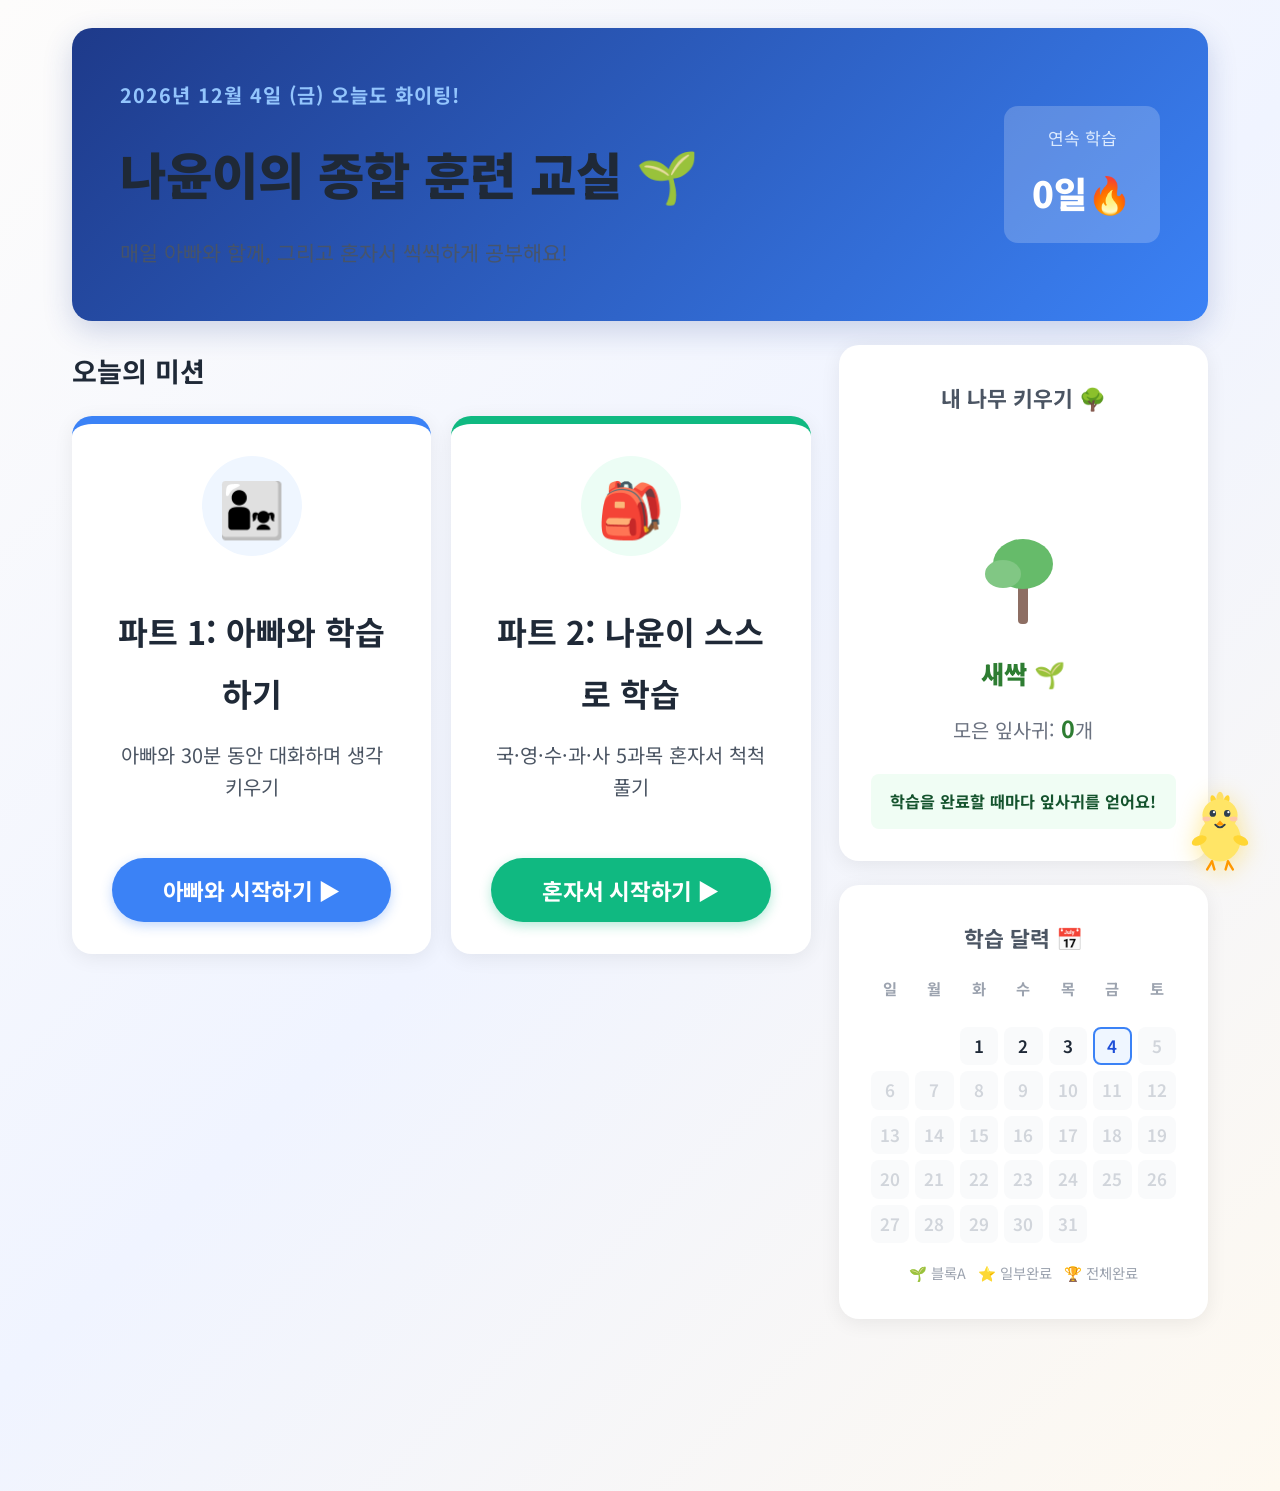
<file: index.html>
<!DOCTYPE html>
<html lang="ko">
<head>
  <meta charset="UTF-8">
  <meta name="viewport" content="width=device-width, initial-scale=1.0">
  <title>스마트 케어 종합 교실 🌱</title>
  <link rel="stylesheet" href="assets/css/base.css">
  <style>
    /* ─── 상단 히어로 영역 ─── */
    .hero-section {
      background: linear-gradient(135deg, #1E3A8A, #3B82F6);
      border-radius: var(--radius-lg);
      padding: 48px;
      color: white;
      display: flex;
      justify-content: space-between;
      align-items: center;
      margin-bottom: 24px;
      box-shadow: 0 10px 30px rgba(30, 58, 138, 0.2);
    }
    .hero-content h1 { font-size: 2.8rem; margin-bottom: 12px; }
    .hero-content p { font-size: 1.15rem; opacity: 0.9; }

    /* ─── 학습 블록 카드 (가로형) ─── */
    .block-card {
      background: white;
      border-radius: var(--radius-lg);
      padding: 32px 40px;
      display: flex;
      align-items: center;
      gap: 32px;
      margin-bottom: 24px;
      box-shadow: var(--shadow);
      border-top: 8px solid; /* left 대신 top으로 변경해서 독립성 강조 */
      flex-direction: column;
      text-align: center;
    }

    .block-a-card { border-top-color: #3B82F6; }
    .block-b-card { border-top-color: #10B981; }

    .block-icon-wrap {
      width: 100px;
      height: 100px;
      border-radius: 50%;
      display: flex;
      align-items: center;
      justify-content: center;
      font-size: 3rem;
      margin-bottom: 12px;
    }
    .block-a-card .block-icon-wrap { background: #EFF6FF; }
    .block-b-card .block-icon-wrap { background: #ECFDF5; }

    .block-info h2 { font-size: 1.8rem; color: var(--text-dark); margin-bottom: 16px; }
    .block-info p { font-size: 1.1rem; color: var(--text-mid); line-height: 1.6; margin-bottom: 24px; }
    
    .btn-large {
      padding: 16px 36px;
      font-size: 1.25rem;
      border-radius: 100px;
      font-weight: 700;
      cursor: pointer;
      border: none;
      transition: all 0.2s;
      width: 100%;
    }
    .btn-a { background: #3B82F6; color: white; box-shadow: 0 4px 12px rgba(59,130,246,0.3); }
    .btn-a:hover { background: #2563EB; transform: translateY(-2px); }
    
    .btn-b { background: #10B981; color: white; box-shadow: 0 4px 12px rgba(16,185,129,0.3); }
    .btn-b:hover { background: #059669; transform: translateY(-2px); }

    .btn-locked { background: #D1D5DB; color: #6B7280; cursor: not-allowed; box-shadow: none; }

    /* ─── 나무 & 달력 패널 ─── */
    .status-panel {
      background: white;
      border-radius: var(--radius-lg);
      padding: 32px;
      box-shadow: var(--shadow);
      text-align: center;
      margin-bottom: 24px;
    }

    .tree-stage {
      font-size: 1.4rem;
      font-weight: 900;
      color: #2E7D32;
      margin: 16px 0 8px;
    }
    .leaf-count { font-size: 1.1rem; color: #6B7280; margin-bottom: 24px; }

    .cal-grid {
      display: grid;
      grid-template-columns: repeat(7, 1fr);
      gap: 6px;
      margin-top: 16px;
    }
    .cal-header { font-size: 0.85rem; font-weight: 700; color: #9CA3AF; padding-bottom: 8px; }
    .cal-day {
      aspect-ratio: 1;
      display: flex;
      flex-direction: column;
      align-items: center;
      justify-content: center;
      border-radius: var(--radius-sm);
      background: #F9FAFB;
      font-size: 0.95rem;
      font-weight: 600;
      position: relative;
    }
    .cal-day.today { background: #EFF6FF; border: 2px solid #3B82F6; color: #1D4ED8; }
    .cal-day.future { color: #D1D5DB; }
    .cal-day .stamp { position: absolute; font-size: 1.3rem; z-index: 2; }
  </style>
</head>
<body>

<div class="page-wrap" style="max-width: 1200px;">

  <!-- 히어로 영역 -->
  <div class="hero-section">
    <div class="hero-content">
      <div id="today-date-label" style="font-size:1.1rem;font-weight:700;color:#93C5FD;margin-bottom:12px;text-transform:uppercase;letter-spacing:0.05em;"></div>
      <h1>나윤이의 종합 훈련 교실 🌱</h1>
      <p>매일 아빠와 함께, 그리고 혼자서 씩씩하게 공부해요!</p>
    </div>
    <div style="background:rgba(255,255,255,0.2);padding:16px 28px;border-radius:var(--radius-md);text-align:center;">
      <div style="font-size:0.95rem;color:#DBEAFE;margin-bottom:4px;">연속 학습</div>
      <div style="font-size:2rem;font-weight:900;"><span id="streak-num">0</span>일🔥</div>
    </div>
  </div>

  <div class="two-col" style="grid-template-columns: 2fr 1fr; align-items: start;">
    
    <!-- 왼쪽: 학습 블록들 -->
    <div>
      <h2 style="font-size:1.5rem;margin-bottom:20px;color:var(--text-dark);">오늘의 미션</h2>

      <div style="display:grid; grid-template-columns: 1fr 1fr; gap: 20px;">
        <!-- 블록 A -->
        <div class="block-card block-a-card">
          <div class="block-icon-wrap">👨‍👧</div>
          <div class="block-info">
            <h2>파트 1: 아빠와 학습하기</h2>
            <p>아빠와 30분 동안 대화하며 생각 키우기</p>
          </div>
          <button class="btn-large btn-a" id="btn-a" onclick="goBlockA()">아빠와 시작하기 ▶</button>
        </div>

        <!-- 블록 B (스스로 학습) -->
        <div class="block-card block-b-card" id="card-b">
          <div class="block-icon-wrap">🎒</div>
          <div class="block-info">
            <h2>파트 2: 나윤이 스스로 학습</h2>
            <p>국·영·수·과·사 5과목 혼자서 척척 풀기</p>
          </div>
          <button class="btn-large btn-b" id="btn-b" onclick="goBlockB()">혼자서 시작하기 ▶</button>
        </div>
      </div>
    </div>

    <!-- 오른쪽: 현황 패널 -->
    <div>
      <div class="status-panel">
        <h3 style="color:var(--text-mid);margin-bottom:16px;">내 나무 키우기 🌳</h3>
        <div id="tree-container" style="display:flex;justify-content:center;"></div>
        <div class="tree-stage" id="tree-stage-label">새싹</div>
        <div class="leaf-count">모은 잎사귀: <strong id="leaf-num" style="color:#2E7D32;font-size:1.3rem;">0</strong>개</div>
        <div style="background:#F0FDF4;color:#14532D;padding:12px;border-radius:var(--radius-sm);font-size:0.9rem;font-weight:700;">
          학습을 완료할 때마다 잎사귀를 얻어요!
        </div>
      </div>

      <div class="status-panel">
        <h3 style="color:var(--text-mid);margin-bottom:16px;">학습 달력 📅</h3>
        <div class="cal-grid">
          <div class="cal-header">일</div><div class="cal-header">월</div><div class="cal-header">화</div>
          <div class="cal-header">수</div><div class="cal-header">목</div><div class="cal-header">금</div><div class="cal-header">토</div>
        </div>
        <div class="cal-grid" id="calendar-days"></div>
        <div style="margin-top:16px;display:flex;justify-content:center;gap:12px;font-size:0.8rem;color:var(--text-light);">
          <span>🌱 블록A</span>
          <span>⭐ 일부완료</span>
          <span>🏆 전체완료</span>
        </div>
      </div>
    </div>

  </div>
</div>

<script src="assets/js/engine.js"></script>
<script src="assets/js/attention.js"></script>
<script src="assets/js/ai-bridge.js"></script>
<script>
  const TREE_SVGs = [
    /* 새싹 */ `<svg viewBox="0 0 200 200" width="200" height="200"><rect x="95" y="140" width="10" height="50" rx="4" fill="#8D6E63"/><ellipse cx="100" cy="130" rx="30" ry="25" fill="#66BB6A"/><ellipse cx="80" cy="140" rx="18" ry="14" fill="#81C784"/></svg>`,
    /* 어린나무 */ `<svg viewBox="0 0 200 200" width="200" height="200"><rect x="92" y="120" width="16" height="70" rx="6" fill="#6D4C41"/><ellipse cx="100" cy="105" rx="45" ry="38" fill="#4CAF50"/><ellipse cx="72" cy="120" rx="28" ry="20" fill="#66BB6A"/><ellipse cx="130" cy="118" rx="26" ry="20" fill="#66BB6A"/></svg>`,
    /* 꽃나무 */ `<svg viewBox="0 0 200 200" width="200" height="200"><rect x="92" y="115" width="16" height="75" rx="7" fill="#5D4037"/><ellipse cx="100" cy="98" rx="52" ry="44" fill="#388E3C"/><circle cx="78" cy="88" r="12" fill="#FF80AB"/><circle cx="100" cy="76" r="12" fill="#FF80AB"/><circle cx="122" cy="88" r="12" fill="#FF80AB"/><circle cx="90" cy="105" r="10" fill="#F48FB1"/><circle cx="112" cy="103" r="10" fill="#F48FB1"/></svg>`,
    /* 열매나무 */ `<svg viewBox="0 0 200 200" width="200" height="200"><rect x="92" y="110" width="16" height="80" rx="7" fill="#4E342E"/><ellipse cx="100" cy="90" rx="60" ry="52" fill="#2E7D32"/><circle cx="75" cy="82" r="10" fill="#F44336"/><circle cx="100" cy="68" r="10" fill="#F44336"/><circle cx="125" cy="82" r="10" fill="#F44336"/><circle cx="85" cy="100" r="9" fill="#E53935"/><circle cx="115" cy="100" r="9" fill="#E53935"/></svg>`,
  ];

  function initIndex() {
    const data = getData();
    const todayStr = getTodayString();
    const now = new Date();

    document.getElementById('today-date-label').textContent =
      `${now.getFullYear()}년 ${now.getMonth()+1}월 ${now.getDate()}일 (${['일','월','화','수','목','금','토'][now.getDay()]}) 오늘도 화이팅!`;
    document.getElementById('streak-num').textContent = data.attention.streak || 0;

    const blockADone = isBlockADoneToday();
    const btnA = document.getElementById('btn-a');
    if (blockADone) {
      btnA.textContent = '완료됨 ✅';
      btnA.style.background = '#E5E7EB'; btnA.style.color = '#6B7280'; btnA.style.boxShadow = 'none';
    }

    const cardB = document.getElementById('card-b');
    const btnB = document.getElementById('btn-b');
    
    const bAtt = data.attendance[todayStr]?.blockB || {};
    // 변경된 블록B는 'all'로 저장됨
    if (bAtt['all']) {
      btnB.textContent = '스스로 학습 완료 🎉';
      btnB.style.background = '#E5E7EB'; btnB.style.color = '#6B7280'; btnB.style.boxShadow = 'none';
    }

    const leaves = data.attention.leaves || 0;
    document.getElementById('leaf-num').textContent = leaves;
    let stageIdx = 0, stageName = '새싹 🌱';
    if (leaves >= 30) { stageIdx = 3; stageName = '열매나무 🍎'; }
    else if (leaves >= 10) { stageIdx = 2; stageName = '꽃나무 🌸'; }
    else if (leaves >= 3) { stageIdx = 1; stageName = '어린나무 🌿'; }
    document.getElementById('tree-container').innerHTML = TREE_SVGs[stageIdx];
    document.getElementById('tree-stage-label').textContent = stageName;

    renderCalendar(now.getFullYear(), now.getMonth() + 1, data);
  }

  function renderCalendar(year, month, data) {
    const cal = document.getElementById('calendar-days');
    cal.innerHTML = '';
    const firstDay = new Date(year, month - 1, 1).getDay();
    const daysInMonth = new Date(year, month, 0).getDate();
    const today = getTodayString();
    const now = new Date();

    for (let i = 0; i < firstDay; i++) {
      const empty = document.createElement('div');
      cal.appendChild(empty);
    }

    for (let d = 1; d <= daysInMonth; d++) {
      const dateStr = `${year}-${String(month).padStart(2,'0')}-${String(d).padStart(2,'0')}`;
      const cell = document.createElement('div');
      cell.className = 'cal-day';
      if (dateStr === today) cell.classList.add('today');
      if (d > now.getDate() && dateStr.startsWith(`${year}-${String(month).padStart(2,'0')}`)) cell.classList.add('future');

      const att = data.attendance[dateStr];
      let stamp = '';
      if (att) {
        const bSubjects = Object.values(att.blockB || {}).filter(Boolean).length;
        if (att.blockA && bSubjects >= 4) stamp = '🏆';
        else if (att.blockA && bSubjects >= 1) stamp = '⭐';
        else if (att.blockA) stamp = '🌱';
      }
      cell.innerHTML = `<span>${d}</span>${stamp ? `<span class="stamp">${stamp}</span>` : ''}`;
      cal.appendChild(cell);
    }
  }

  function goBlockA() { window.location.href = `days/${getTodayString()}/block-a.html`; }

  function goBlockB() {
    window.location.href = `days/${getTodayString()}/block-b.html`;
  }

  window.addEventListener('DOMContentLoaded', initIndex);
</script>
</body>
</html>
</file>
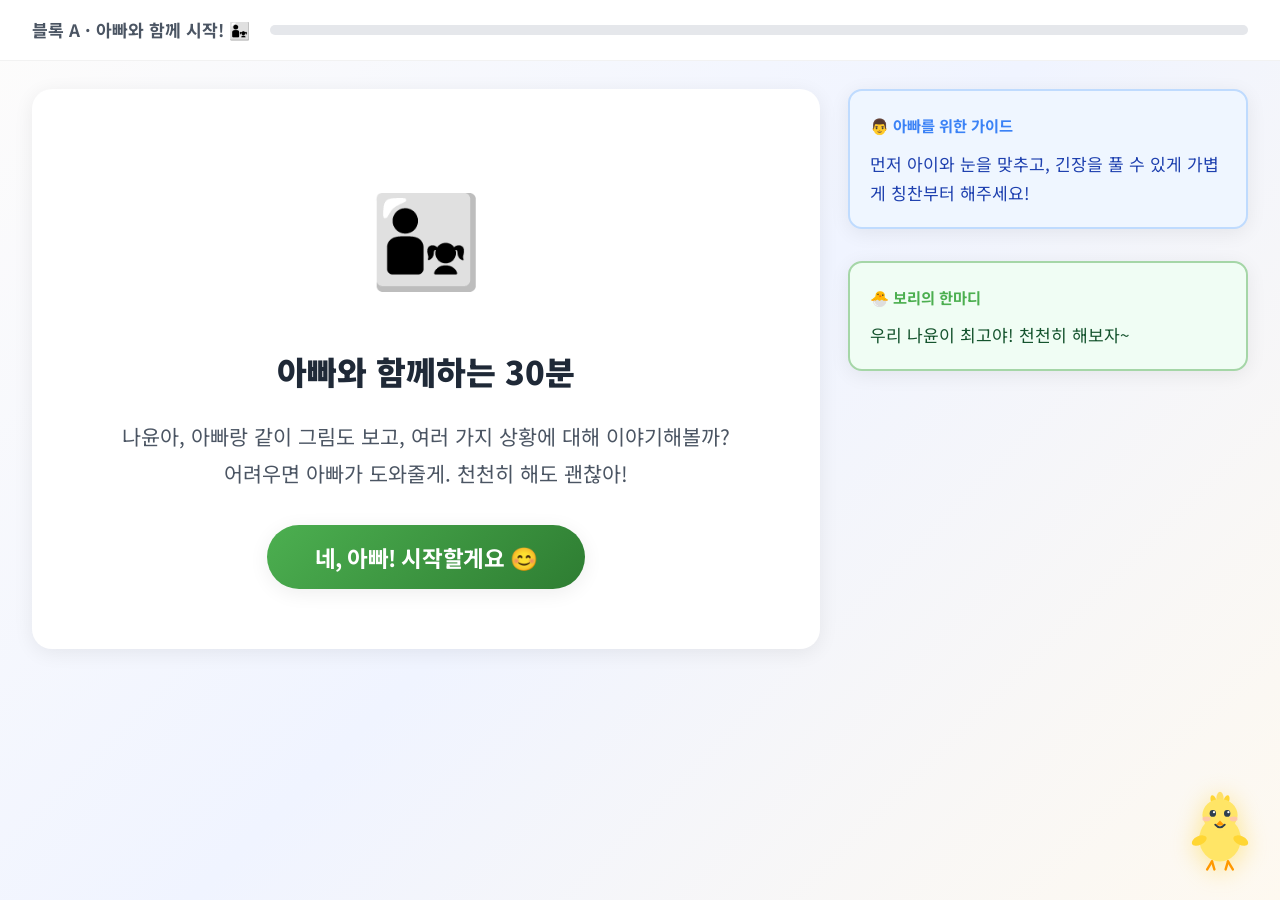
<file: days/2026-06-15/block-a.html>
<!DOCTYPE html>
<html lang="ko">
<head>
  <meta charset="UTF-8">
  <meta name="viewport" content="width=device-width, initial-scale=1.0">
  <title>블록 A: 아빠와 함께 👨‍👧</title>
  <link rel="stylesheet" href="../../assets/css/base.css">
</head>
<body>

<!-- 진행 바 -->
<div class="progress-bar-wrap">
  <div class="progress-label" id="prog-label">블록 A · 아빠와 함께 시작! 👨‍👧</div>
  <div class="progress-track"><div class="progress-fill" id="prog-fill" style="width:0%"></div></div>
</div>

<div class="page-wrap">
  <div class="two-col">

    <!-- 왼쪽: 메인 학습 영역 -->
    <div id="main-content">
      
      <!-- 인트로 -->
      <div id="stage-intro" class="card" style="text-align:center;padding:60px 40px;">
        <div style="font-size:5rem;margin-bottom:20px;">👨‍👧</div>
        <h1>아빠와 함께하는 30분</h1>
        <p style="font-size:1.15rem;color:var(--text-mid);margin:16px 0 32px;line-height:1.8;">
          나윤아, 아빠랑 같이 그림도 보고, 여러 가지 상황에 대해 이야기해볼까?<br>
          어려우면 아빠가 도와줄게. 천천히 해도 괜찮아!
        </p>
        <button class="btn-primary" style="font-size:1.25rem;padding:16px 48px;" onclick="startSession()">
          네, 아빠! 시작할게요 😊
        </button>
      </div>

    </div>

    <!-- 오른쪽: 사이드 패널 -->
    <div class="side-panel">
      <div class="card-sm" style="background:#EFF6FF;border:2px solid #BFDBFE;">
        <div style="font-size:0.85rem;font-weight:700;color:#3B82F6;margin-bottom:8px;">👨 아빠를 위한 가이드</div>
        <p id="guide-text" style="font-size:0.95rem;color:#1E40AF;line-height:1.7;">
          먼저 아이와 눈을 맞추고, 긴장을 풀 수 있게 가볍게 칭찬부터 해주세요!
        </p>
      </div>

      <div class="card-sm" style="background:#F0FDF4;border:2px solid #A5D6A7;">
        <div style="font-size:0.85rem;font-weight:700;color:#4CAF50;margin-bottom:8px;">🐣 보리의 한마디</div>
        <p id="bori-side" style="font-size:0.95rem;color:#14532D;line-height:1.7;">
          우리 나윤이 최고야! 천천히 해보자~
        </p>
      </div>
    </div>

  </div>
</div>

<div class="particle-container" id="particles"></div>

<script src="../../assets/js/engine.js"></script>
<script src="../../assets/js/attention.js"></script>
<script src="../../assets/js/ai-bridge.js"></script>
<script>
  /* 
   * ─── 시나리오 데이터 (총 7단계, 30분 분량) ─── 
   * 천천히 대화하며 풀 수 있도록 긴 흐름으로 구성.
   */
  const SCENARIOS = [
    {
      type: 'image-talk',
      title: '활동 1. 그림 보고 이야기하기 🚴',
      img: '../../assets/img/scene_bicycle.png',
      guide: '그림을 같이 보며 아이가 상황을 자유롭게 묘사하도록 기다려주세요.',
      bori: '그림 속 친구에게 무슨 일이 생겼을까? 🐣',
      qText: '그림 속 친구는 지금 어떤 상황인 것 같아? 말기차 순서대로 적어볼까?',
      modelAns: '자전거가 넘어져서 속상해하고 있어요'
    },
    {
      type: 'image-talk',
      title: '활동 2. 친구의 마음 이해하기 😢',
      img: '../../assets/img/scene_toy.png',
      guide: '친구끼리 다투는 흔한 상황입니다. "내가 저 친구라면 어떨까?" 물어봐주세요.',
      bori: '장난감을 빼앗긴 친구의 표정을 잘 살펴봐~ 🐣',
      qText: '장난감을 빼앗긴 친구의 마음은 어떨까? 그리고 나라면 어떻게 말할까?',
      modelAns: '마음이 슬플 것 같아요. 내 장난감 돌려줘 라고 말해요'
    },
    {
      type: 'dilemma',
      title: '활동 3. 지갑을 주웠어요! 👛',
      guide: '정답을 바로 알려주지 말고, 아이가 고민하는 시간을 충분히 주세요.',
      bori: '돈이 들어있는 지갑을 주웠어! 어떻게 해야 할까? 🐣',
      desc: '길을 걷다가 길가에 떨어져 있는 지갑을 발견했어! 열어보니 현금 오만 원과 카드가 들어있어.',
      qText: '이 지갑을 어떻게 하는 것이 가장 좋은 행동일까?',
      modelAns: '경찰서에 가져다주거나 어른에게 도움을 청해요'
    },
    {
      type: 'language',
      title: '활동 4. 예쁘게 말하기 💬',
      guide: '거친 표현을 썼을 때 혼내지 말고, 부드럽게 다시 말해보는 연습입니다.',
      bori: '예쁘고 바른 말로 다시 표현해보자! 🐣',
      desc: '병원에서 주사를 맞았는데 너무 아파. 그래서 화가 나서 "아씨, 겁나 아파!"라고 말했어.',
      qText: '이 말을 예쁘고 바른 말로 바꾸면 어떻게 말할 수 있을까?',
      modelAns: '주사가 너무 아팠어요'
    },
    {
      type: 'dilemma',
      title: '활동 5. 영화관에서의 예절 🎬',
      guide: '공공장소 예절에 대해 이야기하는 시간입니다. "왜 그렇게 해야 할까?" 이유를 물어봐주세요.',
      bori: '다른 사람들과 함께 있는 곳에서는 어떻게 행동해야 할까? 🐣',
      desc: '아빠랑 재미있는 영화를 보러 극장에 갔어. 그런데 너무 신나서 자리에서 계속 일어나서 펄쩍펄쩍 뛰고 싶어졌어.',
      qText: '극장에서는 어떻게 행동해야 다른 사람들도 즐겁게 영화를 볼 수 있을까?',
      modelAns: '자리에 가만히 앉아서 조용히 영화를 봐야 해요'
    },
    {
      type: 'game',
      title: '활동 6. 아빠와 스무고개 🕵️‍♀️',
      guide: '아래 단어를 아빠가 설명하고, 아이가 맞추도록 해주세요. (예: "이건 빨갛고 달콤해!")',
      bori: '아빠의 설명을 잘 듣고 어떤 단어인지 맞춰봐! 🐣',
      words: ['사과', '경찰차', '치과', '냉장고']
    },
    {
      type: 'attention',
      title: '활동 7. 아빠 따라하기 집중 미션 🧠',
      guide: '아이의 신체 조절력과 청각 집중력을 높이는 게임입니다. 틀려도 웃으며 다시 하세요!',
      bori: '아빠의 목소리를 잘 듣고 그대로 따라해봐! 🐣',
      missions: [
        '오른손으로 왼쪽 귀 잡기',
        '코를 한 번 찡긋하고 박수 두 번 치기',
        '아빠랑 동시에 윙크하기'
      ]
    }
  ];

  let currentStage = 0;
  let retryMode = false; // 오답 시 재시도 모드 여부

  function startSession() {
    currentStage = 0;
    renderStage();
  }

  function updateProgress() {
    const pct = Math.round((currentStage / SCENARIOS.length) * 100);
    document.getElementById('prog-fill').style.width = pct + '%';
    const s = SCENARIOS[currentStage];
    if (s) document.getElementById('prog-label').textContent = `블록 A · ${s.title}`;
    else document.getElementById('prog-label').textContent = `블록 A 완료!`;
  }

  function renderStage() {
    retryMode = false;
    updateProgress();
    if (currentStage >= SCENARIOS.length) {
      renderDone();
      return;
    }

    const s = SCENARIOS[currentStage];
    document.getElementById('guide-text').textContent = s.guide;
    document.getElementById('bori-side').textContent = s.bori;
    showBoriMessage(s.bori, 4000, 'cheering');
    speakText(`새로운 활동이야! ${s.title}`);

    let html = `
      <div class="card" style="animation: fade-in 0.3s ease;">
        <h2 style="font-size:1.6rem;color:var(--text-dark);margin-bottom:20px;display:flex;align-items:center;gap:12px;">
          <span style="background:#3B82F6;color:white;border-radius:100px;width:32px;height:32px;display:flex;align-items:center;justify-content:center;font-size:1rem;">${currentStage+1}</span>
          ${s.title}
        </h2>
    `;

    if (s.type === 'image-talk') {
      html += `
        <div style="width:100%;text-align:center;margin-bottom:20px;">
          <img src="${s.img}" style="max-width:100%;border-radius:var(--radius-md);box-shadow:var(--shadow);">
        </div>
        <div class="question-bubble">💬 ${s.qText}</div>
        <textarea id="ans-${currentStage}" class="textarea" placeholder="아빠와 이야기한 내용을 적어봐!"></textarea>
        <button id="btn-${currentStage}" class="btn-blue w-full" onclick="checkAI(${currentStage})">선생님한테 보여주기 ✨</button>
        <div id="fb-${currentStage}" class="feedback-panel hidden" style="margin-top:16px;"></div>
        <div id="retry-btn-wrap-${currentStage}" class="hidden" style="margin-top:12px;">
          <button class="btn-soft w-full" onclick="retryAnswer(${currentStage})">다시 생각해서 써보기 ✍️</button>
        </div>
        <div id="next-${currentStage}" class="hidden" style="margin-top:16px;">
          <button class="btn-primary w-full" onclick="nextStage()">다음 활동으로 넘어가기 ▶</button>
        </div>
      `;
    } 
    else if (s.type === 'dilemma' || s.type === 'language') {
      html += `
        <div class="situation-desc">
          <strong>상황:</strong><br>${s.desc}
        </div>
        <div class="question-bubble">💬 ${s.qText}</div>
        <textarea id="ans-${currentStage}" class="textarea" placeholder="어떻게 해야 할지 적어봐!"></textarea>
        <button id="btn-${currentStage}" class="btn-blue w-full" onclick="checkAI(${currentStage})">내 생각 확인받기 ✨</button>
        <div id="fb-${currentStage}" class="feedback-panel hidden" style="margin-top:16px;"></div>
        <div id="retry-btn-wrap-${currentStage}" class="hidden" style="margin-top:12px;">
          <button class="btn-soft w-full" onclick="retryAnswer(${currentStage})">다시 생각해서 고쳐보기 ✍️</button>
        </div>
        <div id="next-${currentStage}" class="hidden" style="margin-top:16px;">
          <button class="btn-primary w-full" onclick="nextStage()">다음 활동으로 넘어가기 ▶</button>
        </div>
      `;
    }
    else if (s.type === 'game') {
      html += `
        <div class="situation-desc" style="background:#FFFBEB;border-color:#F59E0B;color:#92400E;">
          아빠가 설명하는 단어가 무엇인지 잘 듣고 맞춰보세요!<br>
          아빠는 아이가 정답을 맞출 때까지 힌트를 계속 줍니다.
        </div>
        <div style="background:#F9FAFB;padding:20px;border-radius:var(--radius-md);margin-bottom:20px;">
          <div style="font-size:0.9rem;color:#6B7280;margin-bottom:12px;">아빠가 설명할 단어 (아이에게는 비밀!)</div>
          <div style="display:flex;gap:12px;flex-wrap:wrap;">
            ${s.words.map(w => `<div style="background:white;padding:12px 24px;border-radius:100px;border:2px solid #E5E7EB;font-weight:900;font-size:1.2rem;color:#1F2937;">${w}</div>`).join('')}
          </div>
        </div>
        <div style="text-align:center;padding:20px;">
          아빠와 4개의 단어를 모두 즐겁게 맞췄다면 아래 버튼을 눌러주세요!
        </div>
        <button class="btn-primary w-full" onclick="nextStage()">우와! 다 맞췄어요! ▶</button>
      `;
    }
    else if (s.type === 'attention') {
      html += `
        <div class="situation-desc" style="background:#ECFEFF;border-color:#06B6D4;color:#164E63;">
          아빠의 목소리를 잘 듣고, 행동을 정확히 따라하는 미션입니다!<br>
          틀려도 괜찮아요. 하하 웃으며 다시 해보세요.
        </div>
        <ul style="list-style:none;padding:0;margin:0 0 20px 0;display:flex;flex-direction:column;gap:12px;">
          ${s.missions.map((m, i) => `
            <li style="background:white;padding:16px;border-radius:var(--radius-sm);border:2px solid #E5E7EB;display:flex;align-items:center;gap:12px;font-size:1.1rem;font-weight:600;">
              <input type="checkbox" style="width:24px;height:24px;accent-color:#06B6D4;" id="mission-${i}">
              <label for="mission-${i}">${m}</label>
            </li>
          `).join('')}
        </ul>
        <button class="btn-primary w-full" onclick="finishBlockA()">미션 클리어! 블록 A 완료하기 🏆</button>
      `;
    }

    html += `</div>`;
    document.getElementById('main-content').innerHTML = html;

    // AI 이미지 생성 호출
    if (s.type === 'image-talk') {
      window.retryImageGen = function(idx, promptText) {
        const c = document.getElementById(`img-container-${idx}`);
        if(c) c.innerHTML = `<div class="ai-spinner" style="margin-bottom:12px;"></div><div style="color:#6B7280;font-weight:600;">그림을 다시 그리고 있어요... 🎨</div>`;
        
        generateSituationImage(
          promptText,
          (url) => { if(c) c.innerHTML = `<img src="${url}" style="width:100%;height:100%;object-fit:cover;border-radius:var(--radius-md);">`; },
          () => {
            if(c) c.innerHTML = `
              <div style="font-size:5rem;margin-bottom:12px;">🖼️</div>
              <div style="color:#6B7280;margin-bottom:16px;">(AI 이미지를 불러오지 못했어요.)</div>
              <button class="btn-soft" onclick="window.retryImageGen(${idx}, '${promptText.replace(/'/g, "\\'")}')">🔄 이미지 다시 만들기</button>
            `;
          }
        );
      };
      window.retryImageGen(currentStage, s.prompt);
    }
  }

  async function checkAI(idx) {
    const s = SCENARIOS[idx];
    const inputEl = document.getElementById(`ans-${idx}`);
    const val = inputEl.value;
    const btn = document.getElementById(`btn-${idx}`);
    const fb = document.getElementById(`fb-${idx}`);
    const retryWrap = document.getElementById(`retry-btn-wrap-${idx}`);

    btn.disabled = true;
    inputEl.disabled = true; // 평가 중 수정 방지
    btn.textContent = '선생님이 확인하고 있어요... ⏳';
    fb.classList.remove('hidden');
    retryWrap.classList.add('hidden');
    fb.className = 'feedback-panel feedback-loading';
    fb.innerHTML = '<span class="ai-spinner"></span> 보리가 생각 중이야...';

    const sit = s.desc || s.title;
    const result = await evaluateAnswer(sit, s.modelAns, val);

    fb.className = `feedback-panel ${result.isCorrect ? 'feedback-correct' : 'feedback-incorrect'}`;
    fb.innerHTML = `🐣 선생님의 편지:<br><strong>${result.feedback}</strong>`;
    
    speakText(result.feedback);

    if (result.isCorrect) {
      playSound('correct');
      setBoriEmotion('cheering');
      document.getElementById(`next-${idx}`).classList.remove('hidden');
      btn.style.display = 'none'; // 정답이면 제출 버튼 숨김
    } else {
      playSound('wrong');
      setBoriEmotion('thinking');
      // 오답일 경우 재도전 버튼 노출 및 수정 가능하도록 변경
      btn.textContent = '선생님한테 보여주기 ✨';
      btn.style.display = 'none'; // 기존 버튼 숨기고 재도전 버튼 노출
      retryWrap.classList.remove('hidden');
    }
  }

  // 재도전 로직
  function retryAnswer(idx) {
    const inputEl = document.getElementById(`ans-${idx}`);
    const btn = document.getElementById(`btn-${idx}`);
    const fb = document.getElementById(`fb-${idx}`);
    const retryWrap = document.getElementById(`retry-btn-wrap-${idx}`);

    inputEl.disabled = false; // 다시 수정 가능하게
    inputEl.focus();
    
    fb.classList.add('hidden');
    retryWrap.classList.add('hidden');
    
    btn.style.display = 'block';
    btn.disabled = false;
    btn.textContent = '다시 선생님한테 보여주기 ✨';

    speakText('좋아! 천천히 다시 고쳐서 써보자. 넌 할 수 있어!');
    setBoriEmotion('happy');
  }

  function nextStage() {
    playSound('move');
    currentStage++;
    renderStage();
  }

  function finishBlockA() {
    markBlockAComplete();
    playSound('stamp');
    renderDone();
  }

  function renderDone() {
    document.getElementById('prog-fill').style.width = '100%';
    document.getElementById('prog-label').textContent = '블록 A 완벽하게 완료! 🏆';
    
    const html = `
      <div class="card" style="text-align:center;padding:60px 40px;animation:fade-in 0.5s ease;">
        <div style="font-size:6rem;margin-bottom:20px;">🏆</div>
        <h1 style="color:#1D4ED8;margin-bottom:16px;">우와! 아빠와 30분 학습 끝!</h1>
        <p style="font-size:1.15rem;color:var(--text-mid);line-height:1.8;margin-bottom:32px;">
          어려운 질문도 끝까지 포기하지 않고 대답한 나윤이가 정말 멋져!<br>
          아빠랑 함께 즐거운 대화를 나눈 이 시간이 나윤이를 더 똑똑하게 만들었어.<br>
          이제 혼자서 하는 <strong>블록 B</strong>도 멋지게 해낼 수 있겠지?
        </p>
        <button class="btn-primary" style="font-size:1.2rem;padding:20px 48px;width:100%;" onclick="window.location.href='../../index.html'">
          메인 화면으로 돌아가기 🌿
        </button>
      </div>
    `;
    document.getElementById('main-content').innerHTML = html;
    
    document.getElementById('guide-text').textContent = '아버님, 정말 고생 많으셨습니다! 아이를 꼭 안아주며 크게 칭찬해주세요.';
    document.getElementById('bori-side').textContent = '나윤아 수고했어! 잎사귀를 하나 얻었네! 🌿';
    
    speakText('우와! 아빠와 함께하는 서른 분이 벌써 끝났어. 끝까지 해낸 우리 나윤이, 정말 최고야! 아빠한테 꼬옥 안아달라고 해봐!');
    setBoriEmotion('cheering');
  }
</script>
</body>
</html>
</file>
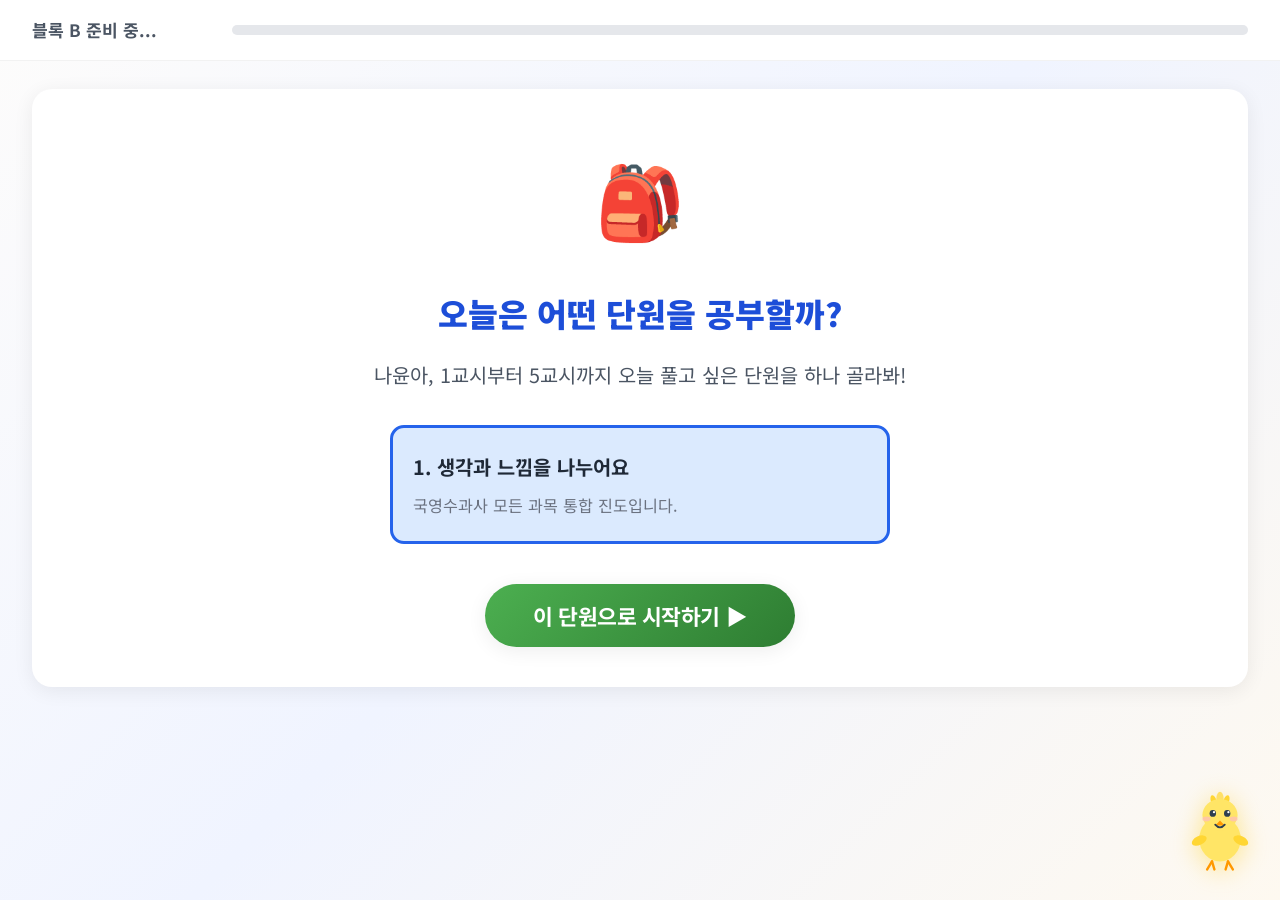
<file: days/2026-06-15/block-b.html>
<!DOCTYPE html>
<html lang="ko">
<head>
  <meta charset="UTF-8">
  <meta name="viewport" content="width=device-width, initial-scale=1.0">
  <title>블록 B: 스스로 학습하기 🎒</title>
  <link rel="stylesheet" href="../../assets/css/base.css">
  <style>
    /* 단원 선택 화면 */
    #unit-select-screen { padding: 40px; text-align: center; }
    .unit-card { background: white; border: 2px solid #E5E7EB; border-radius: var(--radius-md); padding: 20px; margin-bottom: 16px; text-align: left; cursor: pointer; transition: all 0.2s; }
    .unit-card:hover { border-color: #3B82F6; background: #EFF6FF; }
    .unit-card.selected { border-color: #2563EB; background: #DBEAFE; border-width: 3px; }
    
    /* 학습 화면 공통 */
    #learning-screen { display: none; }
    .subject-section { display: none; animation: fade-in 0.4s ease; }
    .subject-section.active { display: block; }
    
    /* 문제 UI */
    .question-box { background: white; border-radius: var(--radius-md); padding: 32px; box-shadow: var(--shadow); margin-bottom: 24px; border-top: 6px solid #3B82F6; }
    .q-desc { font-size: 1.05rem; color: #6B7280; margin-bottom: 12px; font-weight: 700; }
    .q-text { font-size: 1.4rem; color: var(--text-dark); margin-bottom: 24px; line-height: 1.6; }
    
    /* 답변 UI */
    .answer-input { width: 100%; padding: 16px 20px; font-size: 1.3rem; border: 2px solid #D1D5DB; border-radius: var(--radius-sm); margin-bottom: 16px; outline: none; transition: border 0.2s; }
    .answer-input:focus { border-color: #3B82F6; }
    
    .nav-buttons { margin-top: 24px; display: none; } /* 정답 맞출 때까지 숨김 */
  </style>
</head>
<body>

<div class="progress-bar-wrap">
  <div class="progress-label" id="prog-label">블록 B 준비 중...</div>
  <div class="progress-track"><div class="progress-fill" id="prog-fill" style="width:0%"></div></div>
</div>

<div class="page-wrap">
  
  <!-- 단원 선택 화면 -->
  <div id="unit-select-screen" class="card">
    <div style="font-size:4rem;margin-bottom:16px;">🎒</div>
    <h1 style="color:#1D4ED8;margin-bottom:12px;">오늘은 어떤 단원을 공부할까?</h1>
    <p style="color:var(--text-mid);margin-bottom:32px;">나윤아, 1교시부터 5교시까지 오늘 풀고 싶은 단원을 하나 골라봐!</p>
    
    <div id="unit-list" style="max-width:500px;margin:0 auto;">
      <!-- JS에서 생성됨 -->
    </div>
    
    <button class="btn-primary" style="margin-top:24px;padding:16px 48px;font-size:1.2rem;" onclick="startLearning()">이 단원으로 시작하기 ▶</button>
  </div>

  <!-- 메인 학습 화면 -->
  <div id="learning-screen" class="two-col">
    <!-- 왼쪽: 문제 영역 -->
    <div id="subject-container">
      <!-- 동적 주입 -->
    </div>

    <!-- 오른쪽: 사이드 패널 -->
    <div class="side-panel">
      <div class="card-sm" style="background:#F0FDF4;border:2px solid #A5D6A7;">
        <div style="font-size:0.85rem;font-weight:700;color:#4CAF50;margin-bottom:8px;">🐣 보리의 한마디</div>
        <p id="bori-side" style="font-size:0.95rem;color:#14532D;line-height:1.7;">
          모르겠으면 아래에 있는 나(병아리)를 콕! 눌러봐. 힌트를 줄게!
        </p>
      </div>

      <div class="card-sm" style="background:#EFF6FF;border:2px solid #BFDBFE;">
        <div style="font-size:0.85rem;font-weight:700;color:#3B82F6;margin-bottom:12px;">📌 오늘의 시간표</div>
        <div style="font-size:0.95rem;display:flex;flex-direction:column;gap:12px;">
          <div id="nav-korean" style="color:var(--text-light);">📖 1교시: 국어</div>
          <div id="nav-math" style="color:var(--text-light);">🔢 2교시: 수학</div>
          <div id="nav-english" style="color:var(--text-light);">🔤 3교시: 영어</div>
          <div id="nav-science" style="color:var(--text-light);">🔬 4교시: 과학</div>
          <div id="nav-social" style="color:var(--text-light);">🌍 5교시: 사회</div>
        </div>
      </div>
    </div>
  </div>

</div>

<!-- 보리 캐릭터 & 엔진 스크립트 -->
<script src="../../assets/data/question_bank.js"></script>
<script src="../../assets/js/engine.js"></script>
<script src="../../assets/js/attention.js"></script>
<script src="../../assets/js/ai-bridge.js"></script>

<script>
  let isCompleted = false;
  let currentSubjectIndex = 0;
  const subjects = ['korean', 'math', 'english', 'science', 'social'];
  const subjNames = ['국어', '수학', '영어', '과학', '사회'];
  const subjColors = ['#3B82F6', '#B45309', '#6D28D9', '#047857', '#C2410C'];
  
  let todaysQuestions = []; // 오늘 풀 문제 5개

  // 이탈 방지 (안전장치)
  window.addEventListener('beforeunload', function (e) {
    if (document.getElementById('learning-screen').style.display === 'grid' && !isCompleted) {
      e.preventDefault();
      e.returnValue = ''; // 표준 경고창 발생
    }
  });

  window.addEventListener('DOMContentLoaded', () => {
    renderUnitSelection();
  });

  function renderUnitSelection() {
    // 임시로 국어의 첫 번째 단원 리스트를 보여줌 (실제론 과목별로 다를 수 있으나 단순화를 위해 첫 과목 기준)
    const listEl = document.getElementById('unit-list');
    const units = QUESTION_BANK.korean; // 1단원, 2단원 등
    
    listEl.innerHTML = units.map((u, i) => `
      <div class="unit-card ${i===0?'selected':''}" onclick="selectUnit(this, ${i})">
        <div style="font-weight:700;font-size:1.1rem;color:#1F2937;">${u.unit}</div>
        <div style="font-size:0.9rem;color:#6B7280;margin-top:4px;">국영수과사 모든 과목 통합 진도입니다.</div>
      </div>
    `).join('');
    
    speakText("나윤아 안녕! 스스로 학습하기에 온 걸 환영해. 오늘 공부할 단원을 선택하고 시작하기를 눌러줘!");
  }

  let selectedUnitIdx = 0;
  function selectUnit(el, idx) {
    document.querySelectorAll('.unit-card').forEach(c => c.classList.remove('selected'));
    el.classList.add('selected');
    selectedUnitIdx = idx;
  }

  function startLearning() {
    document.getElementById('unit-select-screen').style.display = 'none';
    document.getElementById('learning-screen').style.display = 'grid'; // .two-col 적용
    
    // 각 과목에서 선택된 단원의 문제 1개씩 무작위로 추출
    todaysQuestions = subjects.map(subj => {
      const unitData = QUESTION_BANK[subj][selectedUnitIdx] || QUESTION_BANK[subj][0]; // 데이터 없으면 0번
      const qList = unitData.questions;
      return qList[Math.floor(Math.random() * qList.length)];
    });

    loadSubject(0);
  }

  function loadSubject(idx) {
    currentSubjectIndex = idx;
    if (idx >= subjects.length) {
      finishAll();
      return;
    }

    const subj = subjects[idx];
    const q = todaysQuestions[idx];
    
    // 내비게이션 업데이트
    subjects.forEach((s, i) => {
      const el = document.getElementById(`nav-${s}`);
      el.style.color = i === idx ? subjColors[idx] : (i < idx ? '#9CA3AF' : 'var(--text-light)');
      el.style.fontWeight = i === idx ? '900' : '400';
      if (i < idx) el.textContent = el.textContent.replace('▶ ', '') + ' (완료✅)';
    });
    document.getElementById('prog-fill').style.width = `${(idx/subjects.length)*100}%`;
    document.getElementById('prog-label').textContent = `블록 B · ${idx+1}교시 ${subjNames[idx]} 진행 중...`;

    // 문제 화면 렌더링
    const container = document.getElementById('subject-container');
    container.innerHTML = `
      <div class="question-box" style="border-color:${subjColors[idx]};">
        <h2 style="color:${subjColors[idx]};margin-bottom:16px;">${idx+1}교시: ${subjNames[idx]}</h2>
        <div class="q-desc">${q.desc}</div>
        <div class="q-text">${q.text.replace('\n', '<br>')}</div>
        
        <input type="text" id="ans-input" class="answer-input" placeholder="여기에 정답을 적어봐!" onkeypress="if(event.key==='Enter') checkAnswer()">
        <button id="check-btn" class="btn-blue w-full" style="padding:16px;font-size:1.2rem;" onclick="checkAnswer()">정답 확인 ✨</button>
        
        <div id="fb-panel" class="feedback-panel hidden" style="margin-top:20px;"></div>
        
        <div id="next-btn-wrap" class="nav-buttons">
          <button class="btn-primary w-full" style="padding:16px;font-size:1.2rem;" onclick="loadSubject(${idx+1})">정답이야! 다음 교시로 넘어가기 ▶</button>
        </div>
      </div>
    `;

    // 보리 조력자 힌트 문맥 업데이트
    window.currentBoriContext = `
      [과목]: ${subjNames[idx]}
      [지시문]: ${q.desc}
      [문제]: ${q.text}
      [이 문제에 대한 힌트 방향]: ${q.boriContext}
    `;

    speakText(`${idx+1}교시 ${subjNames[idx]} 시간이야. 문제를 잘 읽고 풀어보자!`);
  }

  function checkAnswer() {
    const q = todaysQuestions[currentSubjectIndex];
    const userVal = document.getElementById('ans-input').value.trim().replace(/\s+/g, '');
    const fb = document.getElementById('fb-panel');
    const checkBtn = document.getElementById('check-btn');
    const nextBtn = document.getElementById('next-btn-wrap');

    if (!userVal) {
      speakText('정답을 적어줘야 해!');
      return;
    }

    // 정답 체크 (공백 제거 후 부분 일치 포함)
    let isCorrect = q.answers.some(ans => {
      const cleanAns = ans.replace(/\s+/g, '');
      return userVal.includes(cleanAns) || cleanAns.includes(userVal);
    });

    // 너무 짧은 경우 예외 처리 (1글자인데 정답이 2글자 이상인 경우 오답 처리)
    if (userVal.length === 1 && q.answers[0].length >= 2 && /[0-9]/.test(userVal) === false) {
      isCorrect = false;
    }

    fb.classList.remove('hidden');

    if (isCorrect) {
      fb.className = 'feedback-panel feedback-correct';
      fb.innerHTML = '🐣 보리: 와아~ 정답이야! 대단해 나윤아!';
      checkBtn.style.display = 'none';
      document.getElementById('ans-input').disabled = true;
      nextBtn.style.display = 'block';
      speakText('와 정답이야! 대단해 나윤아! 다음 버튼을 눌러줘.');
      setBoriEmotion('cheering');
      playSound('correct');
      window.currentBoriContext = null; // 정답 맞추면 힌트 꺼짐
    } else {
      fb.className = 'feedback-panel feedback-incorrect';
      fb.innerHTML = '🐣 보리: 앗, 아쉬워! 다시 한번 생각해보자. 혹시 힌트가 필요하면 오른쪽 아래 나를 콕 눌러줘!';
      speakText('조금 아쉬워. 힌트가 필요하면 오른쪽 아래 병아리를 눌러봐!');
      setBoriEmotion('thinking');
      playSound('wrong');
      document.getElementById('ans-input').value = '';
      document.getElementById('ans-input').focus();
    }
  }

  function finishAll() {
    isCompleted = true; // 안전장치 해제
    markBlockBComplete('all'); // 통합 저장
    document.getElementById('prog-fill').style.width = '100%';
    document.getElementById('prog-label').textContent = '블록 B 모두 완료! 🏆';
    
    document.getElementById('subject-container').innerHTML = `
      <div class="card" style="text-align:center;padding:80px 40px;border-top:6px solid #10B981;">
        <div style="font-size:6rem;margin-bottom:20px;">🏆</div>
        <h1 style="color:#059669;margin-bottom:16px;">우와! 5교시까지 스스로 다 풀었어!</h1>
        <p style="font-size:1.15rem;color:var(--text-mid);line-height:1.8;margin-bottom:32px;">
          국어, 수학, 영어, 과학, 사회까지!<br>
          아빠 없이도 끝까지 포기하지 않고 문제를 다 푼 나윤이가 정말 자랑스러워.<br>
          잎사귀를 하나 더 얻었어! 🌿
        </p>
        <button class="btn-primary w-full" style="font-size:1.2rem;padding:20px 48px;" onclick="window.location.href='../../index.html'">
          메인 화면으로 돌아가기 🌿
        </button>
      </div>
    `;
    speakText('우와! 오교시까지 스스로 다 풀었어. 끝까지 포기하지 않은 우리 나윤이 정말 자랑스러워!');
    playSound('stamp');
  }
</script>
</body>
</html>
</file>
<file: assets/css/base.css>
/* base.css — 전체 공통 스타일 (PC 최적화 v2.0) */
@import url('https://fonts.googleapis.com/css2?family=Noto+Sans+KR:wght@400;500;700;900&display=swap');

/* ─── CSS 변수 ─────────────────────────────────────────────── */
:root {
  --green:      #4CAF50;
  --green-dark: #388E3C;
  --green-soft: #E8F5E9;
  --yellow:     #FFE066;
  --yellow-soft:#FFFDE7;
  --orange:     #FF9800;
  --blue-soft:  #EFF6FF;
  --red-soft:   #FEF2F2;
  --text-dark:  #1F2937;
  --text-mid:   #4B5563;
  --text-light: #9CA3AF;
  --bg:         #F8F9FA;
  --card-bg:    #FFFFFF;
  --radius-lg:  20px;
  --radius-md:  14px;
  --radius-sm:  8px;
  --shadow:     0 4px 20px rgba(0,0,0,0.07);
  --shadow-lg:  0 8px 30px rgba(0,0,0,0.12);
}

/* ─── 리셋 ─────────────────────────────────────────────────── */
*, *::before, *::after { box-sizing: border-box; margin: 0; padding: 0; }

html { font-size: 18px; }

body {
  font-family: 'Noto Sans KR', sans-serif;
  font-size: 1rem;
  line-height: 1.9;
  color: var(--text-dark);
  background: linear-gradient(135deg, #fdfcfb 0%, #f0f4ff 50%, #fef9f0 100%);
  min-height: 100vh;
  padding-bottom: 120px;
}

/* ─── 공통 레이아웃 ─────────────────────────────────────────── */
.page-wrap {
  max-width: 1280px;
  margin: 0 auto;
  padding: 28px 32px;
}

.two-col {
  display: grid;
  grid-template-columns: 1fr 400px;
  gap: 28px;
  align-items: start;
}

/* ─── 카드 ──────────────────────────────────────────────────── */
.card {
  background: var(--card-bg);
  border-radius: var(--radius-lg);
  padding: 28px;
  box-shadow: var(--shadow);
  margin-bottom: 20px;
}

.card-sm {
  background: var(--card-bg);
  border-radius: var(--radius-md);
  padding: 20px;
  box-shadow: var(--shadow);
  margin-bottom: 16px;
}

/* ─── 타이포그래피 ──────────────────────────────────────────── */
h1 { font-size: 1.8rem; font-weight: 900; color: var(--text-dark); margin-bottom: 16px; }
h2 { font-size: 1.4rem; font-weight: 700; color: var(--text-dark); margin-bottom: 12px; }
h3 { font-size: 1.2rem; font-weight: 700; color: var(--text-mid);  margin-bottom: 10px; }
p  { font-size: 1.1rem; line-height: 1.9; color: var(--text-mid); }

/* ─── 버튼 ──────────────────────────────────────────────────── */
button, .btn {
  font-family: 'Noto Sans KR', sans-serif;
  font-size: 1rem;
  font-weight: 700;
  min-height: 52px;
  padding: 12px 28px;
  border: none;
  border-radius: 100px;
  cursor: pointer;
  transition: transform 0.18s ease, box-shadow 0.18s ease, background 0.18s ease;
  display: inline-flex;
  align-items: center;
  justify-content: center;
  gap: 8px;
  box-shadow: var(--shadow);
  letter-spacing: -0.02em;
}

button:hover { transform: translateY(-3px); box-shadow: var(--shadow-lg); }
button:active { transform: translateY(0); }
button:disabled { opacity: 0.45; cursor: not-allowed; transform: none; box-shadow: none; }

.btn-primary   { background: linear-gradient(135deg, #4CAF50, #2E7D32); color: #fff; }
.btn-secondary { background: linear-gradient(135deg, #FF9800, #E65100); color: #fff; }
.btn-soft      { background: #F3F4F6; color: var(--text-dark); }
.btn-blue      { background: linear-gradient(135deg, #3B82F6, #1D4ED8); color: #fff; }
.btn-good      { background: linear-gradient(135deg, #4CAF50, #2E7D32); color: #fff; }
.btn-help      { background: linear-gradient(135deg, #FFB300, #E65100); color: #fff; }
.btn-wide      { width: 100%; }

/* ─── 진행 바 ───────────────────────────────────────────────── */
.progress-bar-wrap {
  position: sticky;
  top: 0;
  z-index: 100;
  background: rgba(255,255,255,0.95);
  backdrop-filter: blur(12px);
  padding: 14px 32px;
  border-bottom: 1px solid rgba(0,0,0,0.05);
  display: flex;
  align-items: center;
  gap: 20px;
}

.progress-label {
  font-size: 0.95rem;
  font-weight: 700;
  color: var(--text-mid);
  white-space: nowrap;
  min-width: 180px;
}

.progress-track {
  flex: 1;
  height: 10px;
  background: #E5E7EB;
  border-radius: 5px;
  overflow: hidden;
}

.progress-fill {
  height: 100%;
  background: linear-gradient(90deg, #4CAF50, #66BB6A);
  border-radius: 5px;
  transition: width 0.5s cubic-bezier(0.4,0,0.2,1);
}

/* ─── 보리 캐릭터 ─────────────────────────────────────────── */
#bori-wrapper {
  position: fixed;
  bottom: 20px;
  right: 20px;
  display: flex;
  flex-direction: column;
  align-items: flex-end;
  z-index: 1000;
  pointer-events: none;
}

#bori-body {
  cursor: pointer;
  pointer-events: auto;
  filter: drop-shadow(0 4px 12px rgba(255,200,0,0.4));
  transition: transform 0.2s;
}

#bori-body:hover { transform: scale(1.12); }

#bori-body:active {
  transform: scale(0.9);
}

.bori-bubble {
  background: white;
  border-radius: 18px;
  border-bottom-right-radius: 4px;
  padding: 14px 18px;
  max-width: 260px;
  box-shadow: 0 6px 24px rgba(0,0,0,0.12);
  font-size: 0.95rem;
  font-weight: 500;
  line-height: 1.6;
  color: var(--text-dark);
  border: 2px solid #FFE066;
  animation: bubble-in 0.3s cubic-bezier(0.4,0,0.2,1);
}

@keyframes bubble-in {
  from { opacity: 0; transform: scale(0.85) translateY(8px); }
  to   { opacity: 1; transform: scale(1) translateY(0); }
}

/* ─── 유틸리티 ──────────────────────────────────────────────── */
.hidden      { display: none !important; }
.text-center { text-align: center; }
.flex        { display: flex; }
.flex-col    { flex-direction: column; }
.items-center { align-items: center; }
.justify-center { justify-content: center; }
.gap-12      { gap: 12px; }
.gap-16      { gap: 16px; }
.gap-20      { gap: 20px; }
.mt-16       { margin-top: 16px; }
.mt-20       { margin-top: 20px; }
.mb-20       { margin-bottom: 20px; }
.w-full      { width: 100%; }

/* ─── 텍스트 입력 ─────────────────────────────────────────── */
textarea, input[type="text"] {
  font-family: 'Noto Sans KR', sans-serif;
  font-size: 1.05rem;
  line-height: 1.8;
  width: 100%;
  border: 2px solid #E5E7EB;
  border-radius: var(--radius-md);
  padding: 14px 18px;
  resize: vertical;
  outline: none;
  transition: border-color 0.2s;
  color: var(--text-dark);
  background: #FAFAFA;
}

textarea:focus, input[type="text"]:focus {
  border-color: var(--green);
  background: #fff;
}

/* ─── 폭죽 파티클 ─────────────────────────────────────────── */
.particle-container {
  position: fixed;
  inset: 0;
  pointer-events: none;
  z-index: 9999;
  overflow: hidden;
}

.particle {
  position: absolute;
  border-radius: 50%;
  animation: fall 1.6s ease-out forwards;
}

@keyframes fall {
  0%   { opacity: 1; transform: translateY(0) rotate(0deg); }
  100% { opacity: 0; transform: translateY(120vh) rotate(720deg); }
}

/* ─── 아빠 가이드 ─────────────────────────────────────────── */
details.dad-guide {
  border-radius: var(--radius-md);
  overflow: hidden;
  margin-bottom: 16px;
}

details.dad-guide summary {
  background: #FFF3E0;
  border: 2px solid #FFD54F;
  border-radius: var(--radius-md);
  padding: 14px 20px;
  font-size: 1rem;
  font-weight: 700;
  cursor: pointer;
  list-style: none;
  color: #E65100;
}

details.dad-guide summary::-webkit-details-marker { display: none; }

details.dad-guide[open] summary {
  border-bottom-left-radius: 0;
  border-bottom-right-radius: 0;
}

.guide-content {
  background: #FFFDE7;
  border: 2px solid #FFD54F;
  border-top: none;
  border-bottom-left-radius: var(--radius-md);
  border-bottom-right-radius: var(--radius-md);
  padding: 20px;
  font-size: 0.95rem;
  color: var(--text-mid);
  line-height: 1.8;
}

.guide-content p { margin-bottom: 10px; }
.guide-content p:last-child { margin-bottom: 0; }
.guide-content strong { color: var(--text-dark); }

/* ─── 피드백 패널 ─────────────────────────────────────────── */
.feedback-panel {
  border-radius: var(--radius-md);
  padding: 20px;
  font-size: 0.95rem;
  line-height: 1.8;
  margin-top: 16px;
  animation: slide-up 0.35s ease;
}

@keyframes slide-up {
  from { opacity: 0; transform: translateY(12px); }
  to   { opacity: 1; transform: translateY(0); }
}

.feedback-correct {
  background: var(--green-soft);
  border: 2px solid #A5D6A7;
  color: #1B5E20;
}

.feedback-incorrect {
  background: var(--yellow-soft);
  border: 2px solid #FFD54F;
  color: #5D4037;
}

.feedback-loading {
  background: var(--blue-soft);
  border: 2px solid #BFDBFE;
  color: #1E40AF;
}

/* ─── AI 로딩 스피너 ──────────────────────────────────────── */
.ai-spinner {
  display: inline-block;
  width: 22px; height: 22px;
  border: 3px solid #E5E7EB;
  border-top-color: var(--green);
  border-radius: 50%;
  animation: spin 0.7s linear infinite;
  vertical-align: middle;
  margin-right: 8px;
}

@keyframes spin { to { transform: rotate(360deg); } }

/* ─── 단계 완료 오버레이 ───────────────────────────────────── */
.complete-overlay {
  position: fixed;
  inset: 0;
  background: rgba(0,0,0,0.5);
  z-index: 8888;
  display: flex;
  align-items: center;
  justify-content: center;
  animation: fade-in 0.3s ease;
}

@keyframes fade-in { from { opacity: 0; } to { opacity: 1; } }

.complete-card {
  background: white;
  border-radius: var(--radius-lg);
  padding: 48px;
  text-align: center;
  max-width: 500px;
  width: 90%;
  box-shadow: 0 20px 60px rgba(0,0,0,0.3);
  animation: pop-in 0.4s cubic-bezier(0.4,0,0.2,1);
}

@keyframes pop-in {
  from { transform: scale(0.8); opacity: 0; }
  to   { transform: scale(1);   opacity: 1; }
}

/* ─── 상황 설명 박스 ────────────────────────────────────── */
.situation-desc {
  background: #EFF6FF;
  border-left: 4px solid #3B82F6;
  border-radius: 0 var(--radius-sm) var(--radius-sm) 0;
  padding: 16px 20px;
  font-size: 1.05rem;
  color: #1E40AF;
  margin-bottom: 20px;
  line-height: 1.8;
}

/* ─── 질문 말풍선 ────────────────────────────────────────── */
.question-bubble {
  background: #F0FDF4;
  border: 2px solid #86EFAC;
  border-radius: var(--radius-md);
  padding: 18px 22px;
  font-size: 1.15rem;
  font-weight: 700;
  color: #14532D;
  margin-bottom: 16px;
}

.side-panel {
  position: sticky;
  top: 80px;
  display: flex;
  flex-direction: column;
  gap: 16px;
}
</file>
